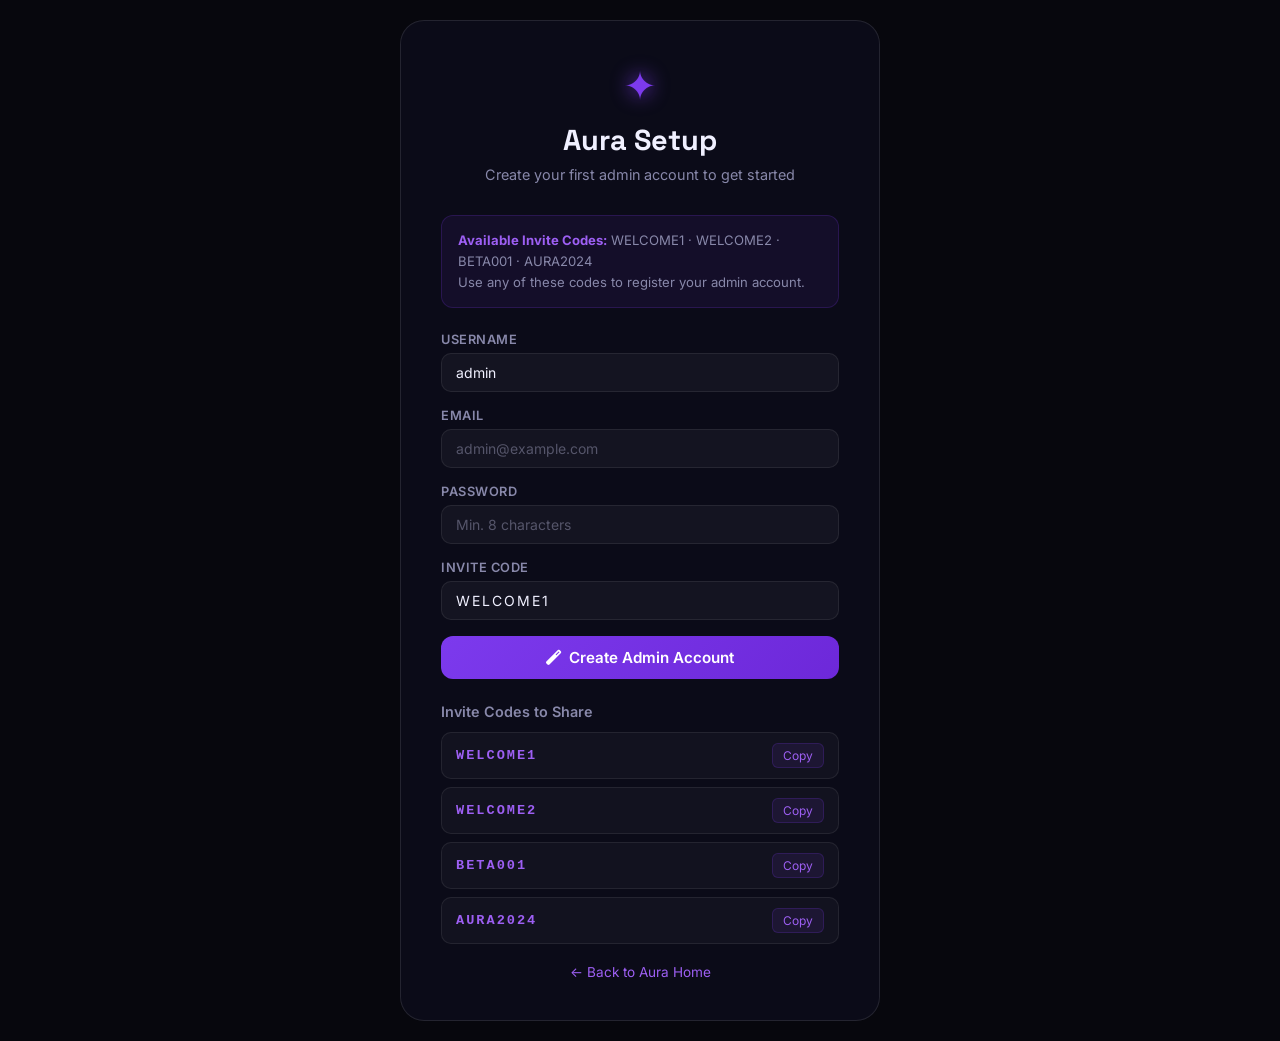
<file: setup.html>
<!DOCTYPE html>
<html lang="en">
<head>
  <meta charset="UTF-8" />
  <meta name="viewport" content="width=device-width, initial-scale=1.0" />
  <title>Setup — Aura</title>
  <link rel="icon" href="data:image/svg+xml,<svg xmlns='http://www.w3.org/2000/svg' viewBox='0 0 100 100'><text y='.9em' font-size='90'>✦</text></svg>" />
  <link href="https://fonts.googleapis.com/css2?family=Inter:wght@400;500;600;700;800&family=Space+Grotesk:wght@500;600;700&display=swap" rel="stylesheet" />
  <link href="https://cdn.jsdelivr.net/npm/@fortawesome/fontawesome-free@6.4.0/css/all.min.css" rel="stylesheet" />
  <style>
    :root {
      --accent: #7c3aed;
      --accent-light: #9d5ff3;
      --bg-primary: #07070d;
      --text-primary: #f0f0ff;
      --text-secondary: #8888aa;
      --text-muted: #55556a;
      --border: rgba(255,255,255,0.08);
      --success: #10b981;
      --danger: #ef4444;
      --font-main: 'Inter', system-ui, sans-serif;
      --font-display: 'Space Grotesk', system-ui, sans-serif;
    }
    * { margin:0; padding:0; box-sizing:border-box; }
    body {
      font-family: var(--font-main);
      background: var(--bg-primary);
      color: var(--text-primary);
      min-height: 100vh;
      display: flex;
      align-items: center;
      justify-content: center;
      padding: 20px;
    }
    .setup-card {
      background: rgba(13,13,26,0.9);
      border: 1px solid rgba(255,255,255,0.1);
      border-radius: 24px;
      padding: 40px;
      width: 100%;
      max-width: 480px;
      backdrop-filter: blur(30px);
    }
    .setup-header { text-align: center; margin-bottom: 32px; }
    .setup-icon { font-size: 2.5rem; color: var(--accent); filter: drop-shadow(0 0 10px var(--accent)); margin-bottom: 12px; display: block; }
    h1 { font-family: var(--font-display); font-size: 1.8rem; font-weight: 700; margin-bottom: 8px; }
    p { color: var(--text-secondary); font-size: 0.9rem; }
    .form-group { display: flex; flex-direction: column; gap: 6px; margin-bottom: 16px; }
    label { font-size: 0.8rem; font-weight: 600; color: var(--text-secondary); text-transform: uppercase; letter-spacing: 0.04em; }
    input {
      background: rgba(255,255,255,0.04);
      border: 1px solid var(--border);
      border-radius: 10px;
      padding: 10px 14px;
      color: var(--text-primary);
      font-size: 0.875rem;
      font-family: var(--font-main);
      outline: none;
      width: 100%;
      transition: all 0.3s;
    }
    input:focus {
      border-color: var(--accent);
      background: rgba(124,58,237,0.06);
      box-shadow: 0 0 0 3px rgba(124,58,237,0.3);
    }
    input::placeholder { color: var(--text-muted); }
    .btn {
      width: 100%;
      background: linear-gradient(135deg, var(--accent), #6d28d9);
      color: white;
      border: none;
      border-radius: 12px;
      padding: 12px 24px;
      font-size: 0.95rem;
      font-weight: 600;
      cursor: pointer;
      transition: all 0.3s;
      font-family: var(--font-main);
      margin-top: 8px;
      display: flex;
      align-items: center;
      justify-content: center;
      gap: 8px;
    }
    .btn:hover { transform: translateY(-2px); box-shadow: 0 8px 30px rgba(124,58,237,0.5); }
    .btn:disabled { opacity: 0.6; cursor: not-allowed; transform: none; }
    .alert {
      padding: 12px 16px;
      border-radius: 10px;
      font-size: 0.875rem;
      margin-top: 16px;
      display: none;
    }
    .alert.success { background: rgba(16,185,129,0.1); border: 1px solid rgba(16,185,129,0.3); color: #34d399; }
    .alert.error { background: rgba(239,68,68,0.1); border: 1px solid rgba(239,68,68,0.3); color: #f87171; }
    .alert.show { display: block; }
    .info-box {
      background: rgba(124,58,237,0.08);
      border: 1px solid rgba(124,58,237,0.2);
      border-radius: 12px;
      padding: 14px 16px;
      font-size: 0.82rem;
      color: var(--text-secondary);
      margin-bottom: 24px;
      line-height: 1.6;
    }
    .info-box strong { color: var(--accent-light); }
    .divider { border: none; border-top: 1px solid var(--border); margin: 24px 0; }
    .invite-list { margin-top: 24px; }
    .invite-list h3 { font-size: 0.9rem; font-weight: 600; color: var(--text-secondary); margin-bottom: 12px; }
    .invite-item {
      display: flex;
      align-items: center;
      justify-content: space-between;
      background: rgba(255,255,255,0.03);
      border: 1px solid var(--border);
      border-radius: 10px;
      padding: 10px 14px;
      margin-bottom: 8px;
      font-family: 'Courier New', monospace;
      font-size: 0.85rem;
    }
    .code { color: var(--accent-light); font-weight: 700; letter-spacing: 2px; }
    .copy-btn {
      background: rgba(124,58,237,0.1);
      border: 1px solid rgba(124,58,237,0.2);
      border-radius: 6px;
      color: var(--accent-light);
      font-size: 0.75rem;
      padding: 4px 10px;
      cursor: pointer;
      font-family: var(--font-main);
    }
    .copy-btn:hover { background: rgba(124,58,237,0.2); }
    .go-home { display: block; text-align: center; color: var(--accent-light); text-decoration: none; font-size: 0.85rem; margin-top: 20px; }
    .go-home:hover { text-decoration: underline; }
  </style>
</head>
<body>
  <div class="setup-card">
    <div class="setup-header">
      <span class="setup-icon">✦</span>
      <h1>Aura Setup</h1>
      <p>Create your first admin account to get started</p>
    </div>

    <div class="info-box">
      <strong>Available Invite Codes:</strong> WELCOME1 · WELCOME2 · BETA001 · AURA2024<br>
      Use any of these codes to register your admin account.
    </div>

    <form id="setupForm">
      <div class="form-group">
        <label>Username</label>
        <input type="text" id="setupUsername" placeholder="admin" value="admin" required />
      </div>
      <div class="form-group">
        <label>Email</label>
        <input type="email" id="setupEmail" placeholder="admin@example.com" required />
      </div>
      <div class="form-group">
        <label>Password</label>
        <input type="password" id="setupPassword" placeholder="Min. 8 characters" required />
      </div>
      <div class="form-group">
        <label>Invite Code</label>
        <input type="text" id="setupInvite" placeholder="WELCOME1" value="WELCOME1" style="text-transform:uppercase;letter-spacing:2px;" required />
      </div>
      <button type="submit" class="btn" id="setupBtn">
        <i class="fas fa-magic"></i> Create Admin Account
      </button>
    </form>

    <div class="alert" id="setupAlert"></div>

    <div class="invite-list">
      <h3> Invite Codes to Share</h3>
      <div class="invite-item"><span class="code">WELCOME1</span><button class="copy-btn" onclick="copyInvite('WELCOME1')">Copy</button></div>
      <div class="invite-item"><span class="code">WELCOME2</span><button class="copy-btn" onclick="copyInvite('WELCOME2')">Copy</button></div>
      <div class="invite-item"><span class="code">BETA001</span><button class="copy-btn" onclick="copyInvite('BETA001')">Copy</button></div>
      <div class="invite-item"><span class="code">AURA2024</span><button class="copy-btn" onclick="copyInvite('AURA2024')">Copy</button></div>
    </div>

    <a href="index.html" class="go-home">← Back to Aura Home</a>
  </div>

  <script src="js/api.js"></script>
  <script>
    function copyInvite(code) {
      navigator.clipboard.writeText(code).then(() => {
        window.alert('Copied: ' + code);
      });
    }

    function showAlert(msg, type) {
      const el = document.getElementById('setupAlert');
      el.textContent = msg;
      el.className = 'alert ' + type + ' show';
    }

    document.getElementById('setupForm').addEventListener('submit', async (e) => {
      e.preventDefault();
      const btn = document.getElementById('setupBtn');
      document.getElementById('setupAlert').className = 'alert';
      btn.disabled = true;
      btn.innerHTML = '<i class="fas fa-spinner fa-spin"></i> Creating...';

      try {
        const username = document.getElementById('setupUsername').value.trim();
        const email = document.getElementById('setupEmail').value.trim();
        const password = document.getElementById('setupPassword').value;
        const inviteCode = document.getElementById('setupInvite').value.trim();

        // Bypass reserved check for setup page - create user directly
        if (!/^[a-z0-9_.-]+$/i.test(username)) throw new Error('Username can only contain letters, numbers, underscores, dots, and hyphens');
        if (username.length < 3 || username.length > 30) throw new Error('Username must be between 3 and 30 characters');
        if (password.length < 8) throw new Error('Password must be at least 8 characters');

        const invite = await AuraAPI.getInviteByCode(inviteCode);
        if (!invite || !invite.is_active) throw new Error('Invalid or inactive invite code');

        const existingByName = await AuraAPI.getUserByUsername(username);
        if (existingByName) throw new Error('Username already taken');
        const existingByEmail = await AuraAPI.getUserByEmail(email);
        if (existingByEmail) throw new Error('Email already registered');

        const user = await AuraAPI.createUser({
          username: username.toLowerCase(),
          email: email.toLowerCase(),
          password: AuraAPI.hashPassword(password),
          display_name: username,
          bio: '',
          badge: 'Owner',
          avatar: '',
          role: 'admin',
          social_links: '[]',
          background: JSON.stringify({ type: 'color', value: '#000000' }),
          accent_color: '#7c3aed',
          card_style: 'glass',
          profile_effect: 'none',
          music: JSON.stringify({ enabled: false, url: '', title: '', artist: '', autoplay: false }),
          views: 0,
          is_active: true,
          invite_used: inviteCode.toUpperCase()
        });

        await AuraAPI.updateInvite(invite.id, { used_count: (invite.used_count || 0) + 1 });

        const token = AuraAPI.generateToken(user.id, 'admin');
        localStorage.setItem('aura_token', token);
        localStorage.setItem('aura_uid', user.id);

        showAlert('✓ Admin account created! Redirecting...', 'success');
        btn.innerHTML = '<i class="fas fa-check"></i> Done!';
        setTimeout(() => { window.location.href = 'dashboard.html'; }, 1500);

      } catch (err) {
        showAlert('✗ ' + err.message, 'error');
        btn.disabled = false;
        btn.innerHTML = '<i class="fas fa-magic"></i> Create Admin Account';
      }
    });
  </script>
</body>
</html>
</file>
